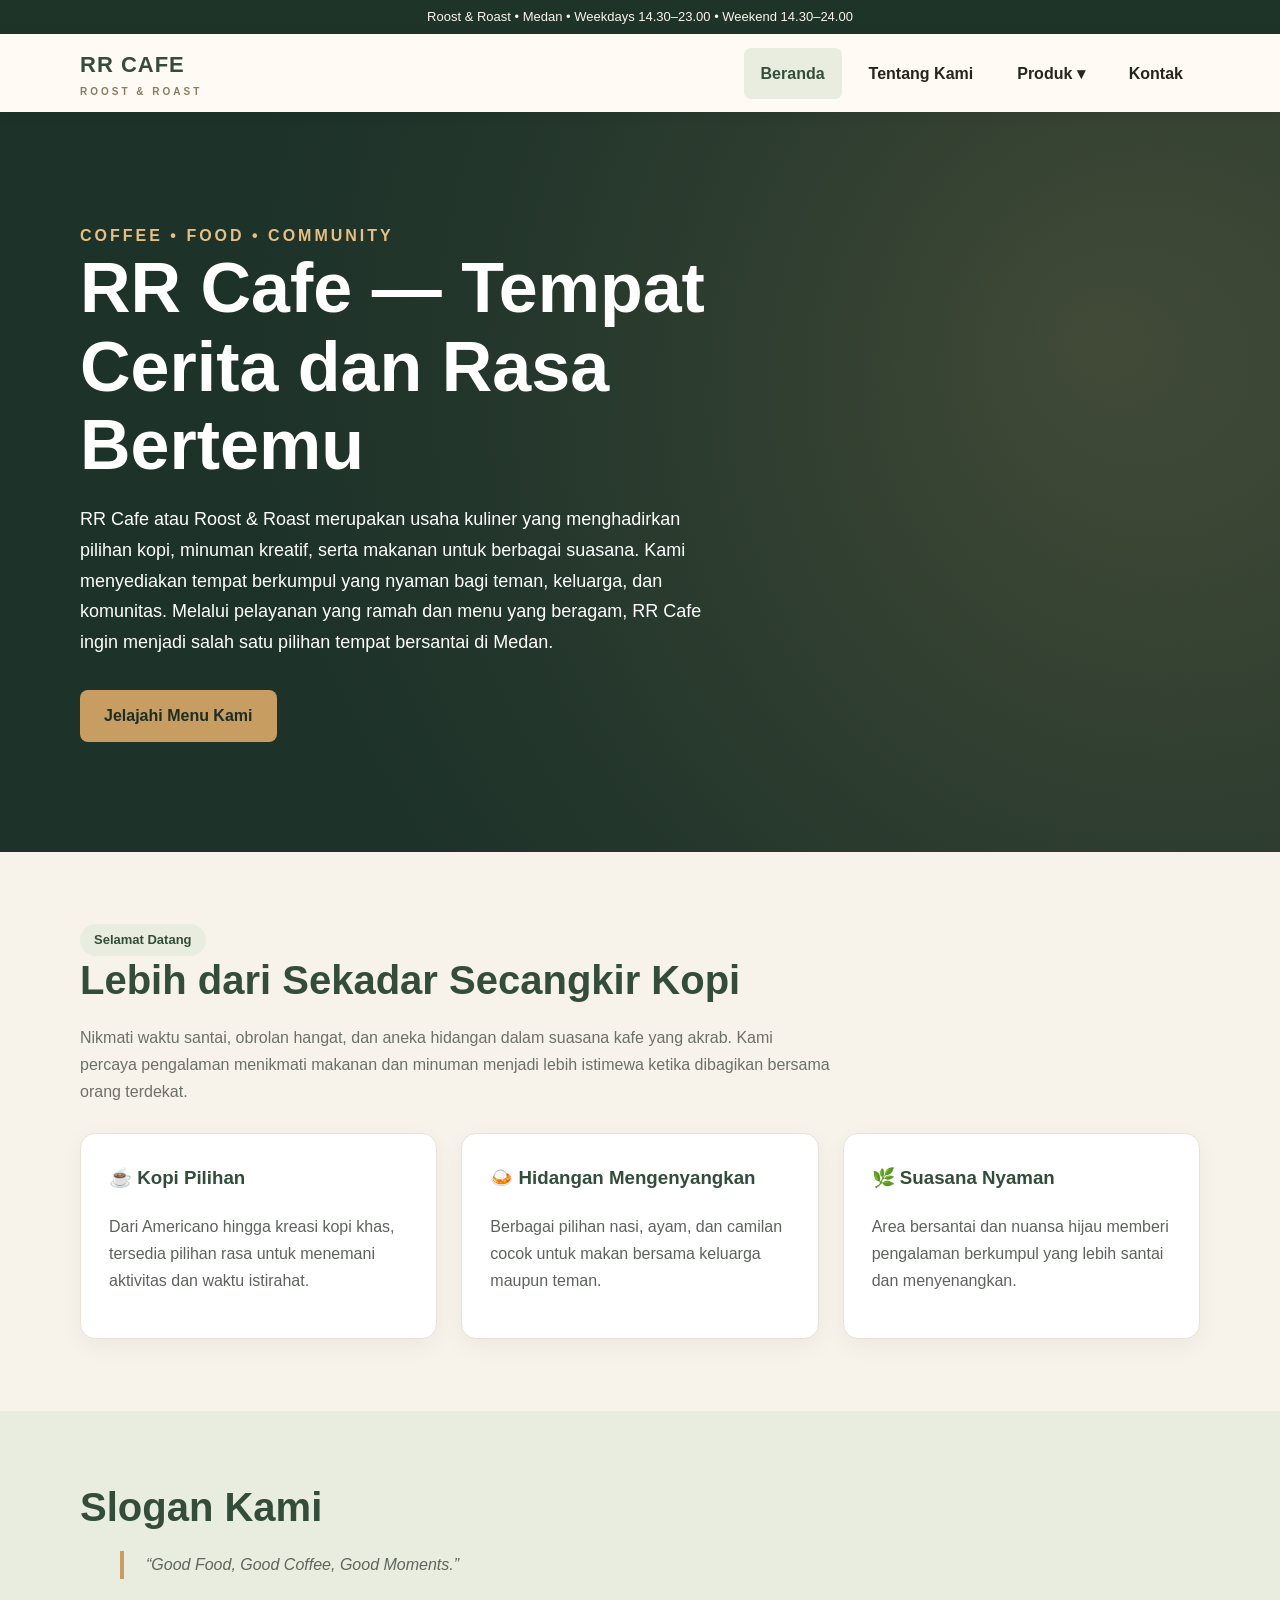
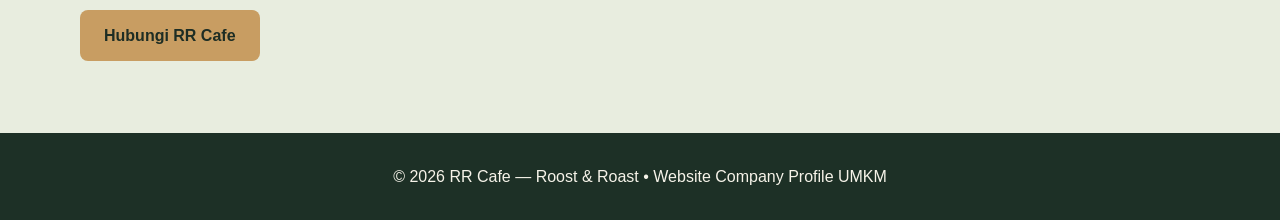
<file: index.html>
<!doctype html>
<html lang="id"><head><meta charset="utf-8"><meta name="viewport" content="width=device-width,initial-scale=1">
<title>Beranda | RR Cafe — Roost &amp; Roast</title><meta name="description" content="RR Cafe Roost &amp; Roast Medan. Tempat menikmati kopi, makanan, dan kebersamaan."><link rel="stylesheet" href="style.css"></head>
<body><div class="topbar">Roost &amp; Roast • Medan • Weekdays 14.30–23.00 • Weekend 14.30–24.00</div><header class="header"><nav class="container nav" aria-label="Navigasi utama">
<a class="brand" href="index.html">RR CAFE<small>ROOST &amp; ROAST</small></a>
<button class="hamburger" type="button" aria-label="Buka menu" aria-expanded="false" aria-controls="navlinks">☰</button>
<ul class="navlinks" id="navlinks"><li><a class="active" href="index.html">Beranda</a></li>
<li><a  href="about.html">Tentang Kami</a></li>
<li><a href="produk.html" class="submenu-toggle">Produk ▾</a>
<ul class="dropdown"><li><a href="produk.html#makanan">Produk Makanan</a></li><li><a href="produk.html#minuman">Produk Minuman</a></li></ul></li>
<li><a  href="kontak.html">Kontak</a></li></ul></nav></header><main><div class="hero"><div class="container"><div class="eyebrow">Coffee • Food • Community</div>
<h1>RR Cafe — Tempat Cerita dan Rasa Bertemu</h1>
<p>RR Cafe atau Roost &amp; Roast merupakan usaha kuliner yang menghadirkan pilihan kopi, minuman kreatif, serta makanan untuk berbagai suasana. Kami menyediakan tempat berkumpul yang nyaman bagi teman, keluarga, dan komunitas. Melalui pelayanan yang ramah dan menu yang beragam, RR Cafe ingin menjadi salah satu pilihan tempat bersantai di Medan.</p>
<a class="btn" href="produk.html">Jelajahi Menu Kami</a></div></div>
<section><div class="container"><span class="pill">Selamat Datang</span><h2>Lebih dari Sekadar Secangkir Kopi</h2><p class="lead">Nikmati waktu santai, obrolan hangat, dan aneka hidangan dalam suasana kafe yang akrab. Kami percaya pengalaman menikmati makanan dan minuman menjadi lebih istimewa ketika dibagikan bersama orang terdekat.</p>
<div class="grid"><article class="card"><h3>☕ Kopi Pilihan</h3><p>Dari Americano hingga kreasi kopi khas, tersedia pilihan rasa untuk menemani aktivitas dan waktu istirahat.</p></article>
<article class="card"><h3>🍛 Hidangan Mengenyangkan</h3><p>Berbagai pilihan nasi, ayam, dan camilan cocok untuk makan bersama keluarga maupun teman.</p></article>
<article class="card"><h3>🌿 Suasana Nyaman</h3><p>Area bersantai dan nuansa hijau memberi pengalaman berkumpul yang lebih santai dan menyenangkan.</p></article></div></div></section>
<section class="band"><div class="container"><h2>Slogan Kami</h2><blockquote>“Good Food, Good Coffee, Good Moments.”</blockquote><a class="btn" href="kontak.html">Hubungi RR Cafe</a></div></section></main>
<footer><div class="container">© 2026 RR Cafe — Roost &amp; Roast • Website Company Profile UMKM</div></footer>
<script src="main.js"></script></body></html>
</file>
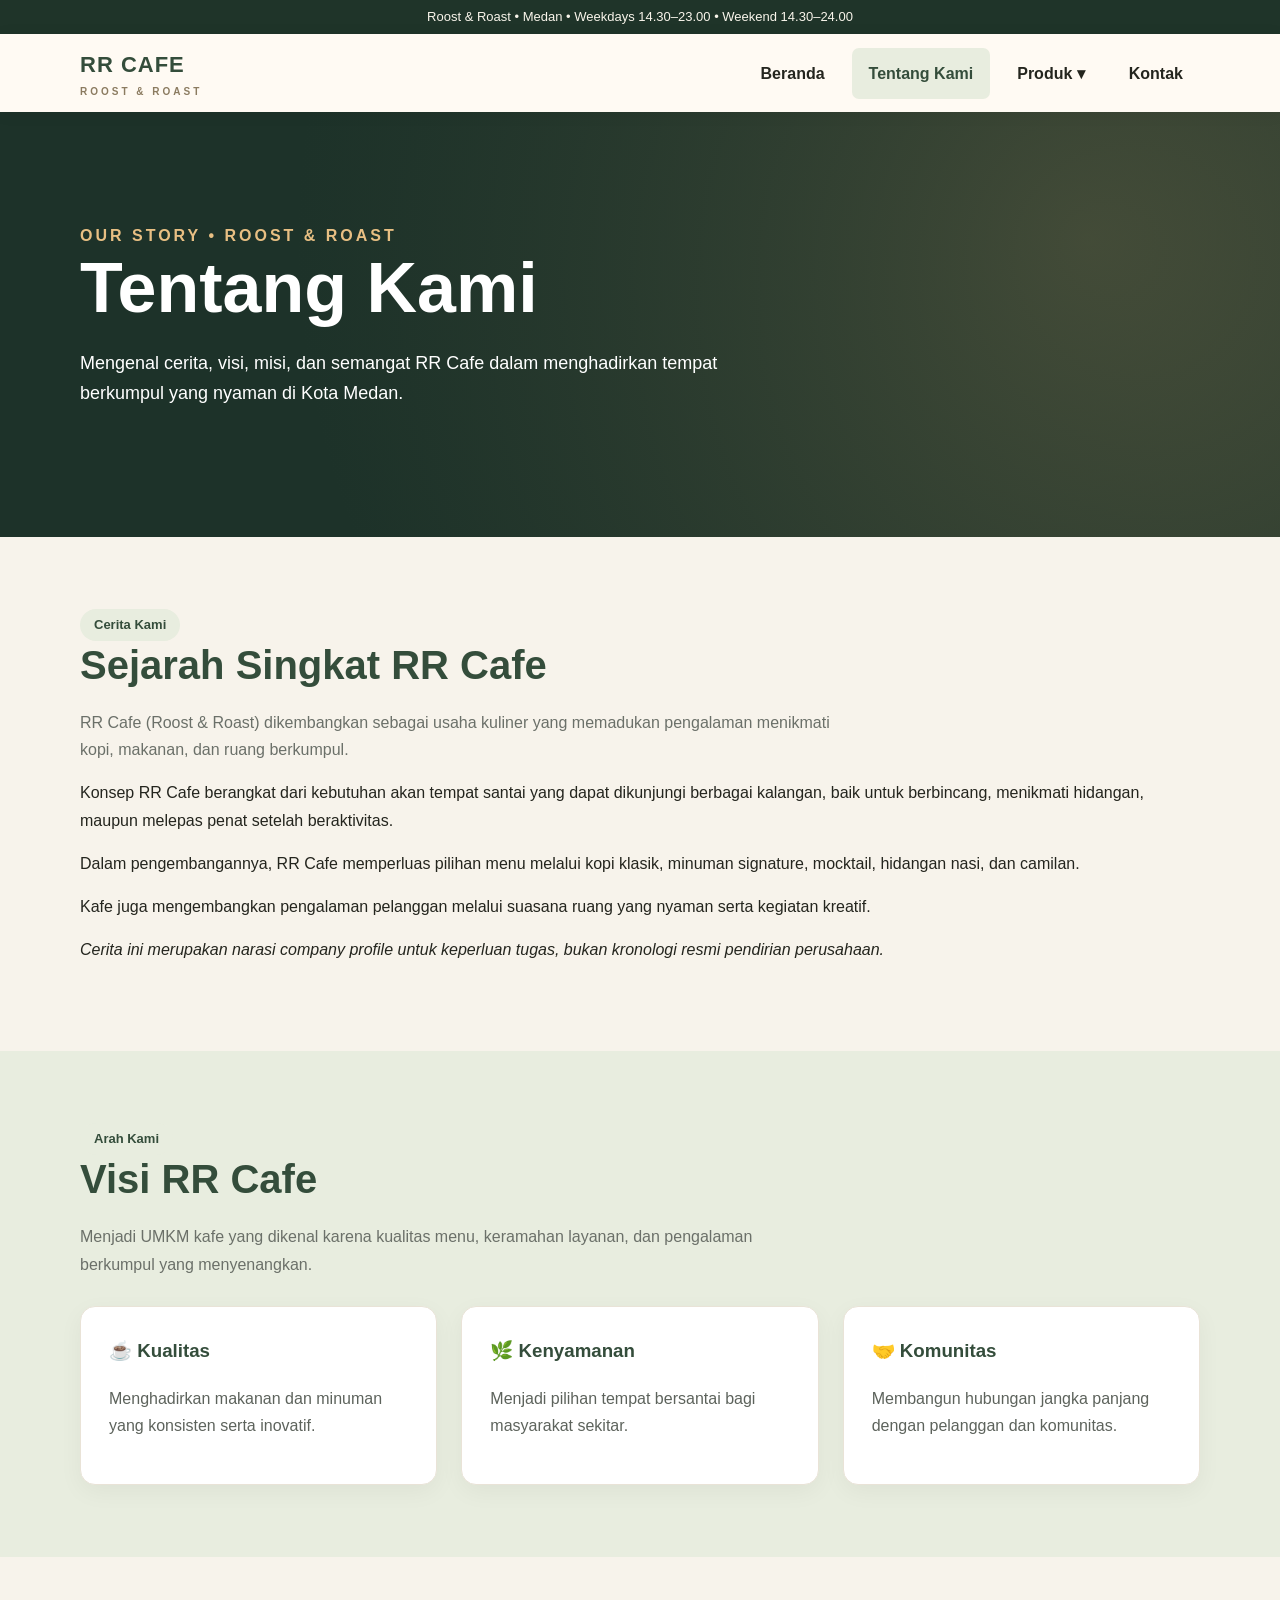
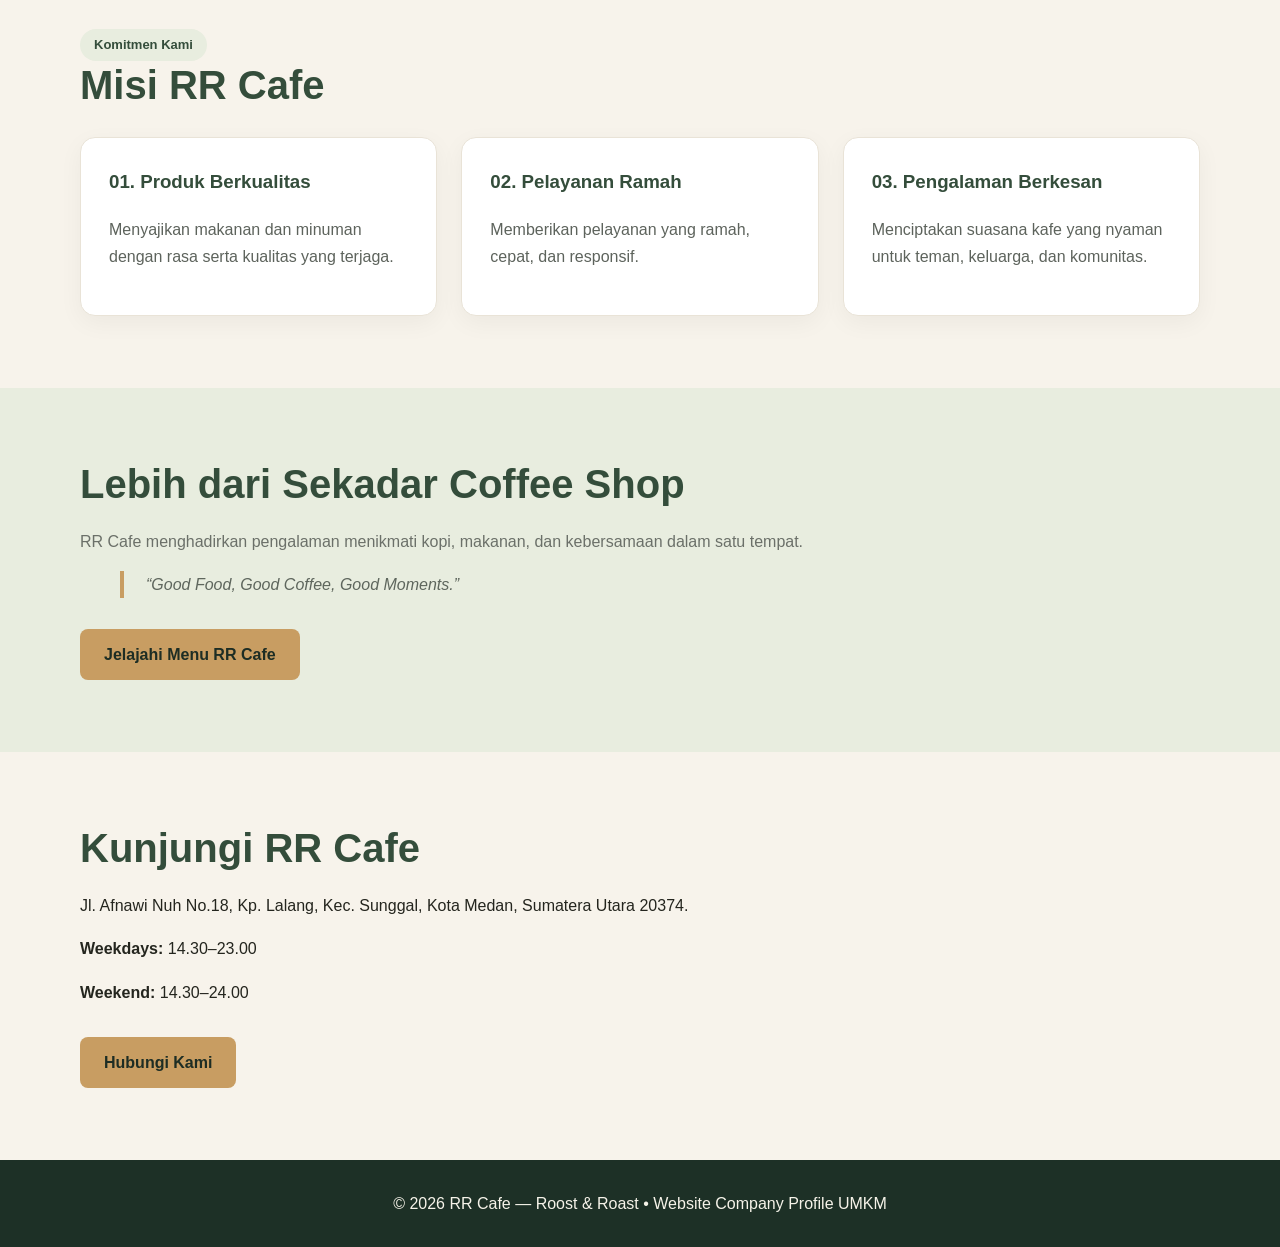
<file: about.html>
<!doctype html>
<html lang="id"><head><meta charset="utf-8"><meta name="viewport" content="width=device-width,initial-scale=1">
<title>Tentang Kami | RR Cafe — Roost &amp; Roast</title><meta name="description" content="Profil RR Cafe Roost &amp; Roast Medan, sejarah, visi, misi, dan konsep kafe."><link rel="stylesheet" href="style.css"></head>
<body><div class="topbar">Roost &amp; Roast • Medan • Weekdays 14.30–23.00 • Weekend 14.30–24.00</div><header class="header"><nav class="container nav" aria-label="Navigasi utama">
<a class="brand" href="index.html">RR CAFE<small>ROOST &amp; ROAST</small></a>
<button class="hamburger" type="button" aria-label="Buka menu" aria-expanded="false" aria-controls="navlinks">☰</button>
<ul class="navlinks" id="navlinks"><li><a  href="index.html">Beranda</a></li>
<li><a class="active" href="about.html">Tentang Kami</a></li>
<li><a href="produk.html" class="submenu-toggle">Produk ▾</a>
<ul class="dropdown"><li><a href="produk.html#makanan">Produk Makanan</a></li><li><a href="produk.html#minuman">Produk Minuman</a></li></ul></li>
<li><a  href="kontak.html">Kontak</a></li></ul></nav></header><main><div class="hero"><div class="container"><div class="eyebrow">OUR STORY • ROOST &amp; ROAST</div><h1>Tentang Kami</h1><p>Mengenal cerita, visi, misi, dan semangat RR Cafe dalam menghadirkan tempat berkumpul yang nyaman di Kota Medan.</p></div></div>
<section><div class="container"><span class="pill">Cerita Kami</span><h2>Sejarah Singkat RR Cafe</h2>
<p class="lead">RR Cafe (Roost &amp; Roast) dikembangkan sebagai usaha kuliner yang memadukan pengalaman menikmati kopi, makanan, dan ruang berkumpul.</p>
<p>Konsep RR Cafe berangkat dari kebutuhan akan tempat santai yang dapat dikunjungi berbagai kalangan, baik untuk berbincang, menikmati hidangan, maupun melepas penat setelah beraktivitas.</p>
<p>Dalam pengembangannya, RR Cafe memperluas pilihan menu melalui kopi klasik, minuman signature, mocktail, hidangan nasi, dan camilan.</p>
<p>Kafe juga mengembangkan pengalaman pelanggan melalui suasana ruang yang nyaman serta kegiatan kreatif.</p>
<p><em>Cerita ini merupakan narasi company profile untuk keperluan tugas, bukan kronologi resmi pendirian perusahaan.</em></p>
</div></section>
<section class="band"><div class="container"><span class="pill">Arah Kami</span><h2>Visi RR Cafe</h2><p class="lead">Menjadi UMKM kafe yang dikenal karena kualitas menu, keramahan layanan, dan pengalaman berkumpul yang menyenangkan.</p>
<div class="grid"><article class="card"><h3>☕ Kualitas</h3><p>Menghadirkan makanan dan minuman yang konsisten serta inovatif.</p></article>
<article class="card"><h3>🌿 Kenyamanan</h3><p>Menjadi pilihan tempat bersantai bagi masyarakat sekitar.</p></article>
<article class="card"><h3>🤝 Komunitas</h3><p>Membangun hubungan jangka panjang dengan pelanggan dan komunitas.</p></article></div></div></section>
<section><div class="container"><span class="pill">Komitmen Kami</span><h2>Misi RR Cafe</h2>
<div class="grid"><article class="card"><h3>01. Produk Berkualitas</h3><p>Menyajikan makanan dan minuman dengan rasa serta kualitas yang terjaga.</p></article>
<article class="card"><h3>02. Pelayanan Ramah</h3><p>Memberikan pelayanan yang ramah, cepat, dan responsif.</p></article>
<article class="card"><h3>03. Pengalaman Berkesan</h3><p>Menciptakan suasana kafe yang nyaman untuk teman, keluarga, dan komunitas.</p></article></div></div></section>
<section class="band"><div class="container"><h2>Lebih dari Sekadar Coffee Shop</h2><p class="lead">RR Cafe menghadirkan pengalaman menikmati kopi, makanan, dan kebersamaan dalam satu tempat.</p><blockquote>“Good Food, Good Coffee, Good Moments.”</blockquote><a class="btn" href="produk.html">Jelajahi Menu RR Cafe</a></div></section>
<section><div class="container"><h2>Kunjungi RR Cafe</h2><p>Jl. Afnawi Nuh No.18, Kp. Lalang, Kec. Sunggal, Kota Medan, Sumatera Utara 20374.</p><p><strong>Weekdays:</strong> 14.30–23.00</p><p><strong>Weekend:</strong> 14.30–24.00</p><a class="btn" href="kontak.html">Hubungi Kami</a></div></section></main>
<footer><div class="container">© 2026 RR Cafe — Roost &amp; Roast • Website Company Profile UMKM</div></footer>
<script src="main.js"></script></body></html>
</file>
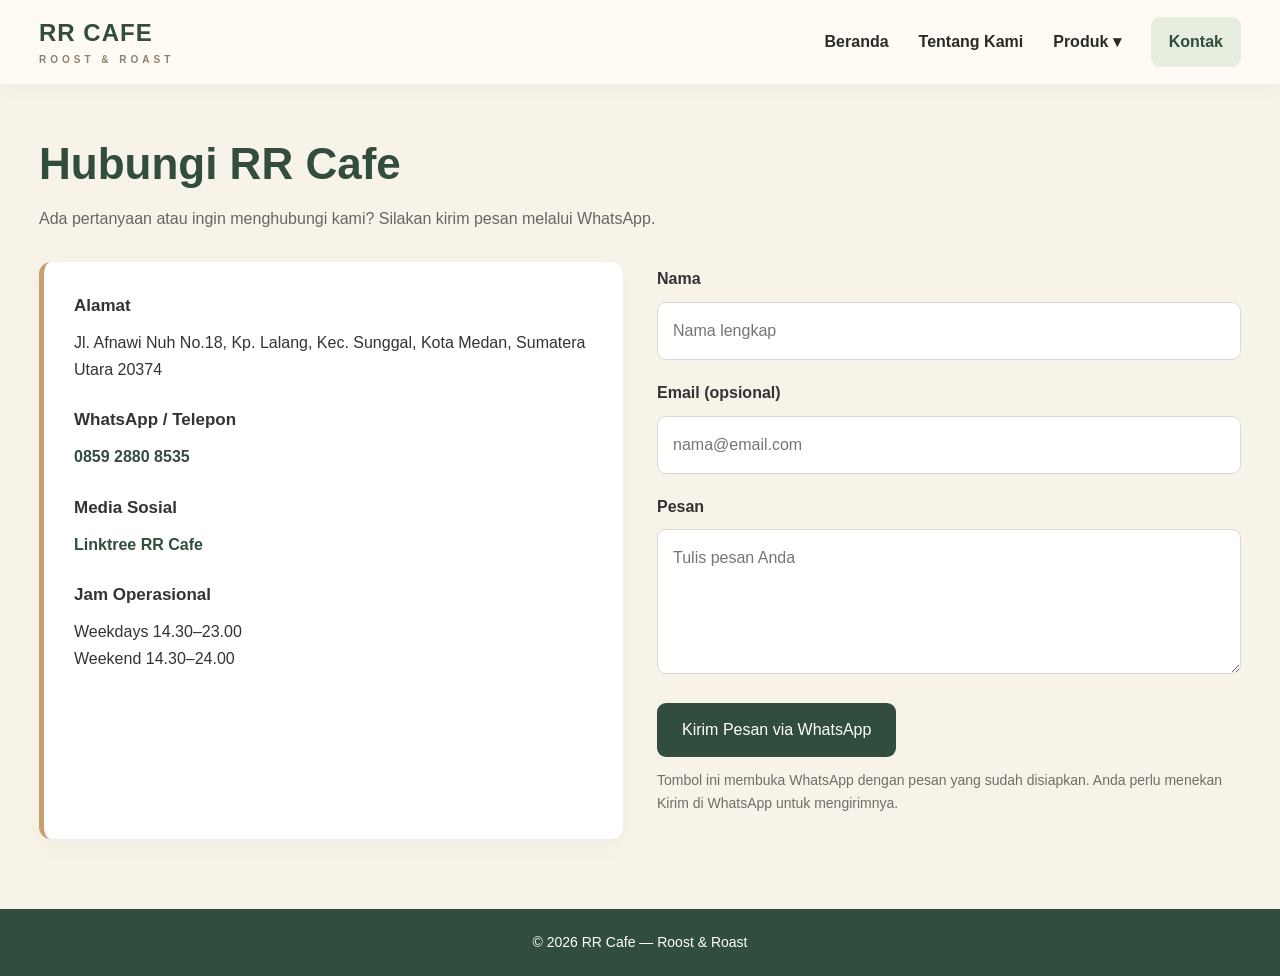
<file: kontak.html>
<!DOCTYPE html>
<html lang="id">
<head>
<meta charset="UTF-8"><meta name="viewport" content="width=device-width, initial-scale=1.0">
<title>Kontak | RR Cafe — Roost & Roast</title>
<link rel="stylesheet" href="style.css">
<style>
:root{--green:#304d3d;--cream:#f7f3e9;--gold:#c7a16b}*{box-sizing:border-box}body{margin:0;background:var(--cream);font-family:Arial,Helvetica,sans-serif;color:#333;line-height:1.65}header{background:#fffaf3;box-shadow:0 3px 18px #0000000b}nav{max-width:1250px;margin:auto;padding:17px 24px;display:flex;align-items:center;justify-content:space-between;gap:20px}.brand{text-decoration:none;color:var(--green);font-size:24px;font-weight:800;line-height:1.1}.brand small{display:block;color:#8c816c;font-size:10px;letter-spacing:4px;margin-top:8px}.links{display:flex;gap:30px;flex-wrap:wrap;align-items:center}.links a{color:#282c26;text-decoration:none;font-weight:bold}.links a.active{background:#e7eddf;color:var(--green);padding:12px 18px;border-radius:9px}main{max-width:1250px;margin:0 auto;padding:44px 24px 70px}h1{font-size:clamp(30px,4vw,44px);color:var(--green);margin:0 0 5px}.intro{margin:0 0 30px;color:#666}.columns{display:grid;grid-template-columns:1fr 1fr;gap:34px}.details{background:white;border-left:5px solid var(--gold);border-radius:12px;padding:30px;box-shadow:0 8px 25px #00000008}.details h3{font-size:17px;margin:0 0 10px}.details p{margin:0 0 23px}.details a{color:var(--green);font-weight:600;overflow-wrap:anywhere}.form-card{padding:4px 0}label{display:block;font-weight:bold;margin:0 0 9px}input,textarea{width:100%;border:1px solid #d8d9d4;border-radius:9px;padding:15px;font:inherit;background:white;margin-bottom:20px}textarea{min-height:145px;resize:vertical}button{background:var(--green);color:white;border:0;border-radius:9px;padding:14px 25px;font:inherit;cursor:pointer}button:hover{background:#233b2e}.note{color:#6c7068;font-size:14px;margin:12px 0 20px}footer{background:var(--green);color:#fff;text-align:center;padding:22px;font-size:14px}@media(max-width:720px){nav{align-items:flex-start;flex-direction:column}.links{gap:12px}.links a{font-size:14px}.columns{grid-template-columns:1fr}main{padding-top:28px}.details{padding:22px}}
</style>
</head>
<body>
<header><nav><a class="brand" href="index.html">RR CAFE<small>ROOST &amp; ROAST</small></a><div class="links"><a href="index.html">Beranda</a><a href="about.html">Tentang Kami</a><a href="produk.html">Produk ▾</a><a href="kontak.html" class="active">Kontak</a></div></nav></header>
<main><h1>Hubungi RR Cafe</h1><p class="intro">Ada pertanyaan atau ingin menghubungi kami? Silakan kirim pesan melalui WhatsApp.</p>
<div class="columns"><section class="details"><h3>Alamat</h3><p>Jl. Afnawi Nuh No.18, Kp. Lalang, Kec. Sunggal, Kota Medan, Sumatera Utara 20374</p><h3>WhatsApp / Telepon</h3><p><a href="https://wa.me/6285928808535" target="_blank" rel="noopener">0859 2880 8535</a></p><h3>Media Sosial</h3><p><a href="https://linktr.ee/roostandroast26" target="_blank" rel="noopener">Linktree RR Cafe</a></p><h3>Jam Operasional</h3><p>Weekdays 14.30–23.00<br>Weekend 14.30–24.00</p></section>
<section class="form-card"><form id="contactForm"><label for="nama">Nama</label><input id="nama" name="nama" placeholder="Nama lengkap" required maxlength="100"><label for="email">Email (opsional)</label><input id="email" name="email" type="email" placeholder="nama@email.com"><label for="pesan">Pesan</label><textarea id="pesan" name="pesan" placeholder="Tulis pesan Anda" required maxlength="2000"></textarea><button type="submit">Kirim Pesan via WhatsApp</button><p class="note">Tombol ini membuka WhatsApp dengan pesan yang sudah disiapkan. Anda perlu menekan Kirim di WhatsApp untuk mengirimnya.</p></form></section></div></main>
<footer>© 2026 RR Cafe — Roost &amp; Roast</footer>
<script>document.getElementById('contactForm').addEventListener('submit',function(e){e.preventDefault();if(!this.reportValidity())return;const nama=document.getElementById('nama').value.trim(),email=document.getElementById('email').value.trim(),pesan=document.getElementById('pesan').value.trim();if(!nama||!pesan)return;const text='Halo RR Cafe, saya '+nama+'.'+(email?'\nEmail: '+email:'')+'\n\n'+pesan;window.location.href='https://wa.me/6285928808535?text='+encodeURIComponent(text);});</script>
</body></html>
</file>
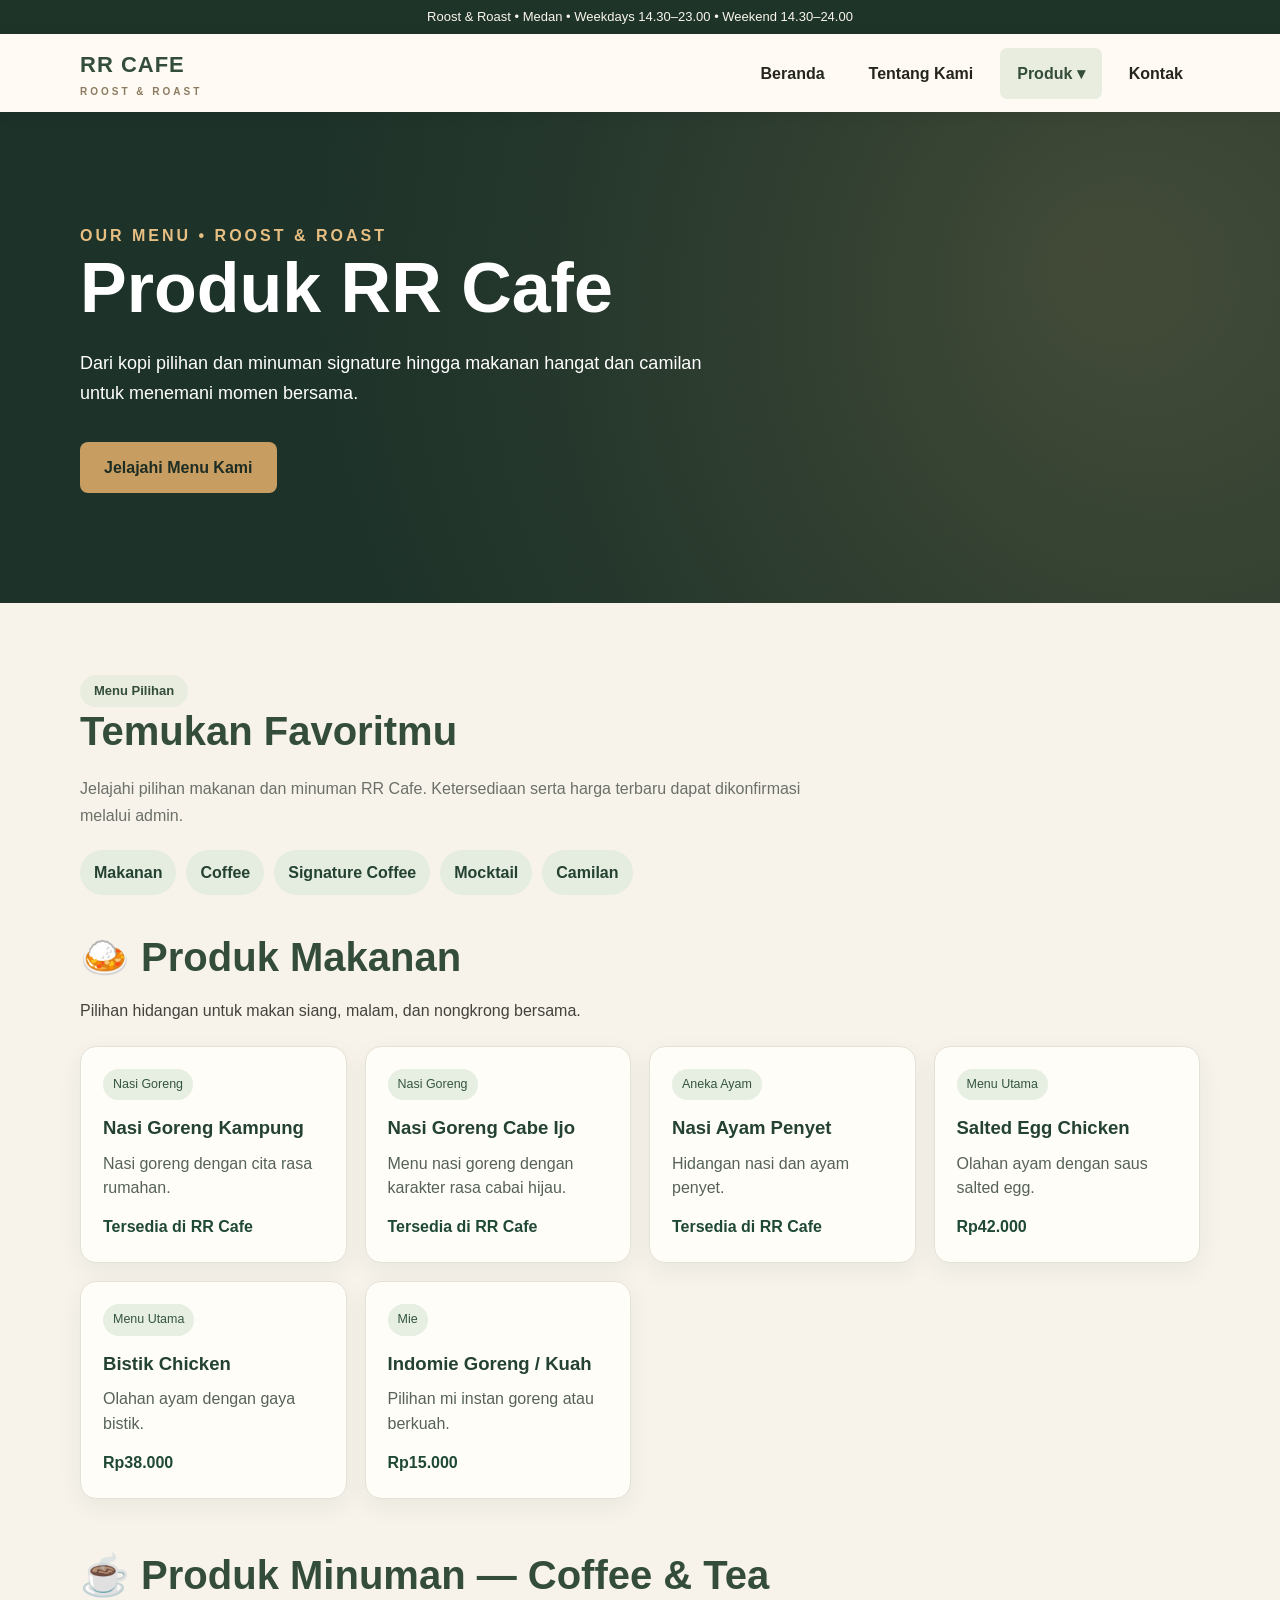
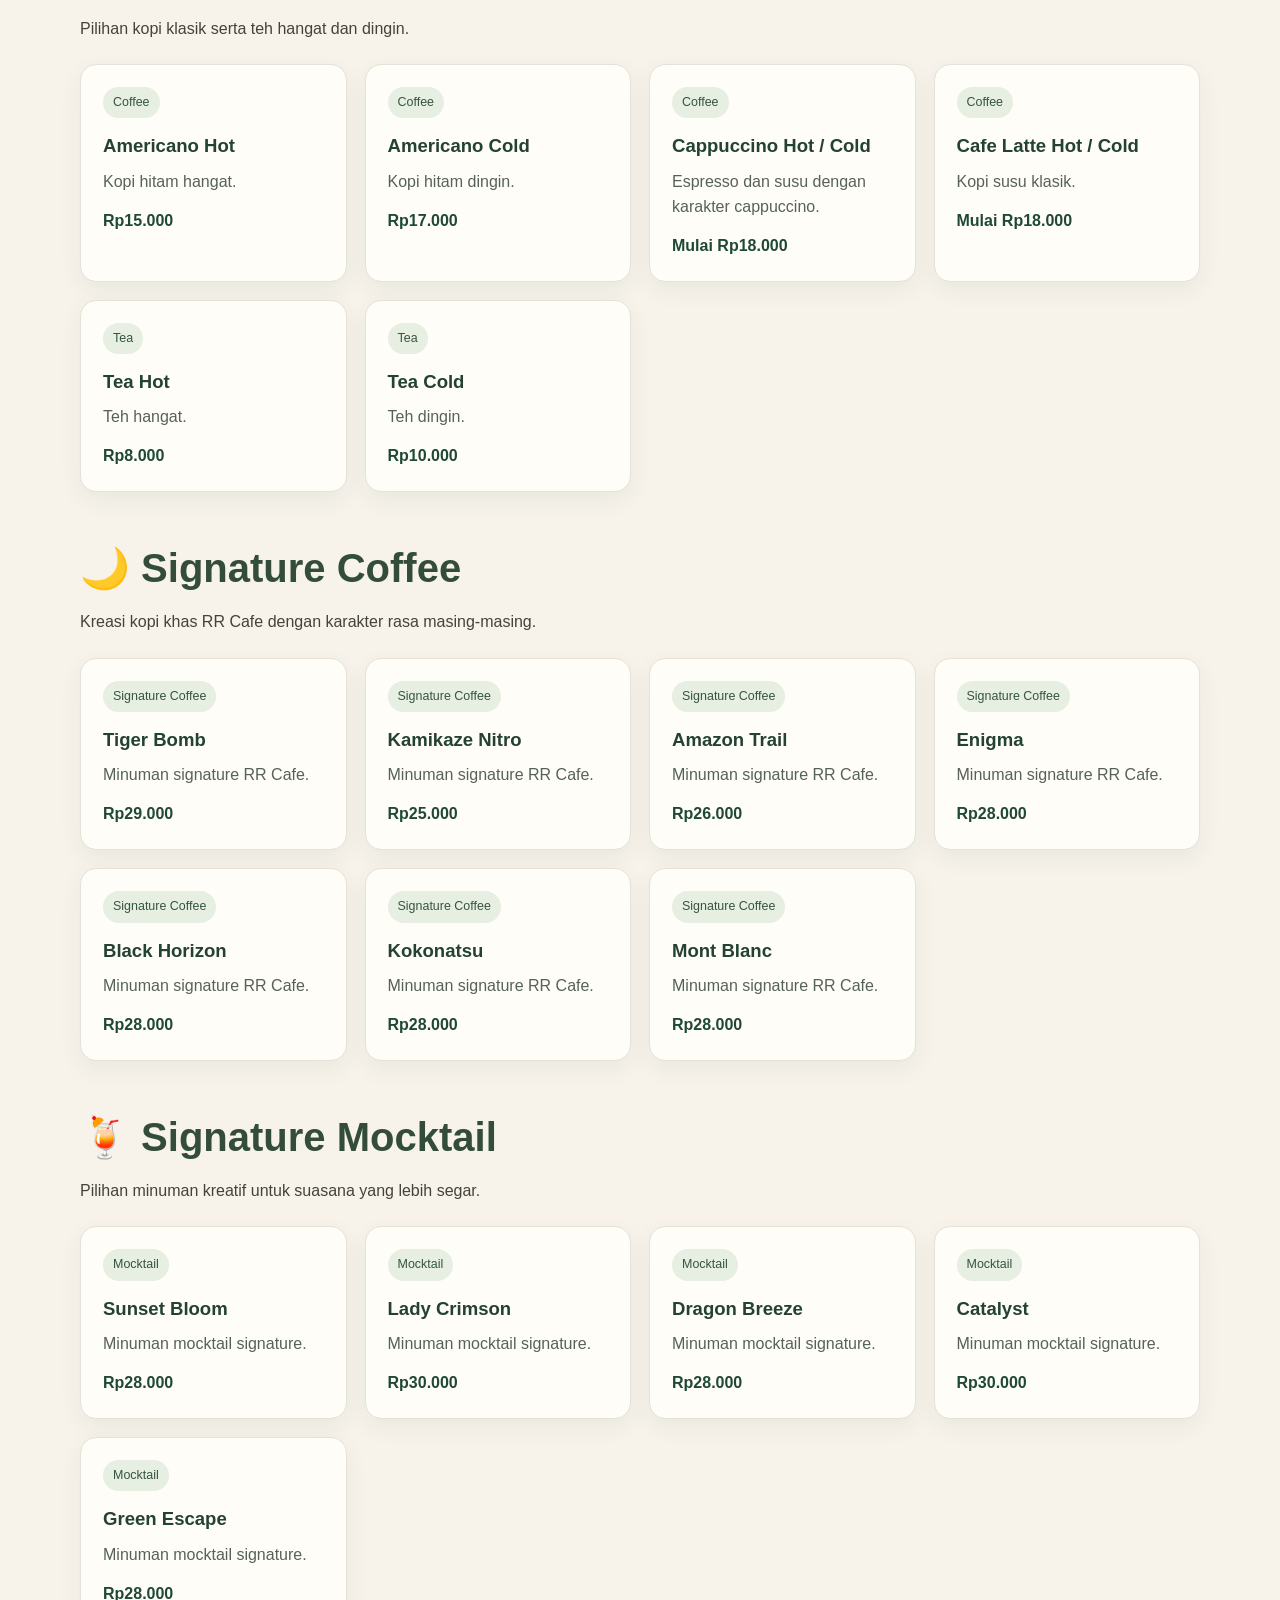
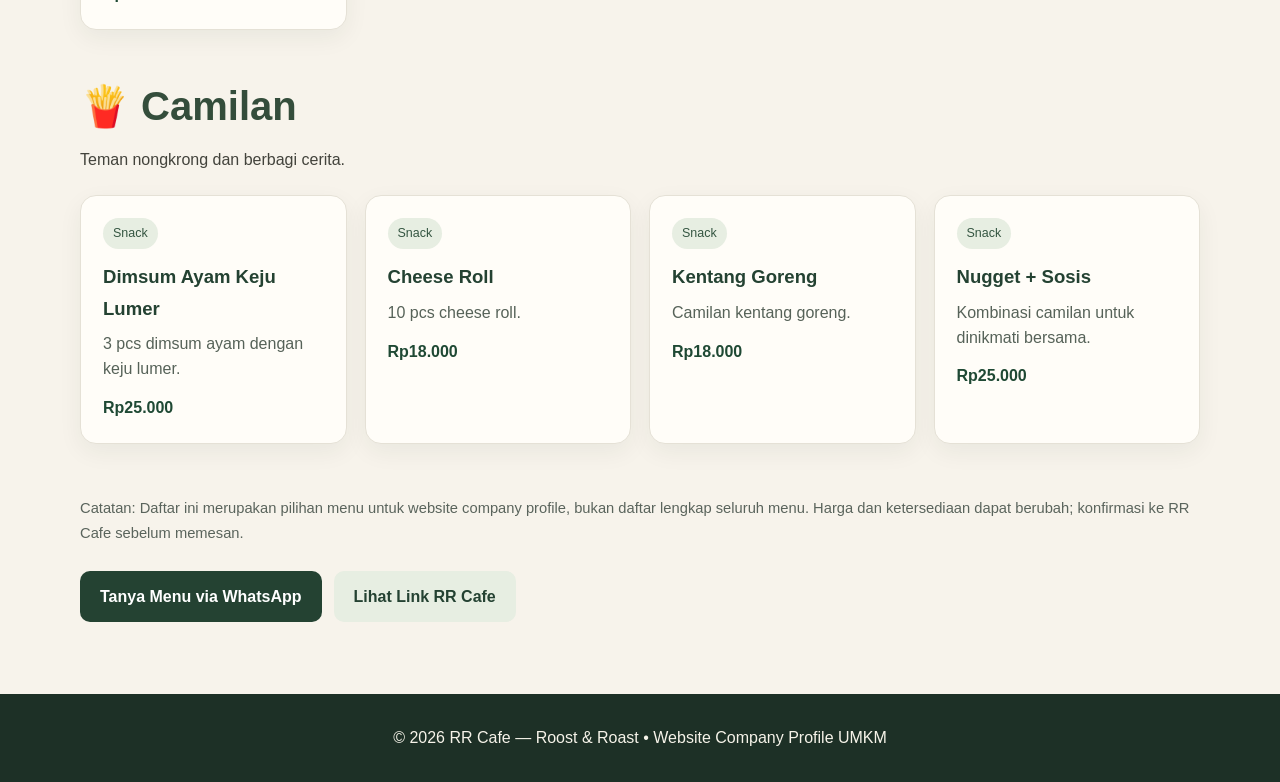
<file: produk.html>
<!DOCTYPE html>
<html lang="id">
<head>
  <meta charset="UTF-8">
  <meta name="viewport" content="width=device-width, initial-scale=1.0">
  <meta name="description" content="Pilihan menu makanan dan minuman RR Cafe Roost & Roast Medan.">
  <title>Produk | RR Cafe — Roost & Roast</title>
  <link rel="stylesheet" href="style.css">
  <style>
    .menu-intro{max-width:850px}.menu-group{margin:38px 0 52px;scroll-margin-top:110px}.menu-group h2{margin-bottom:10px}.menu-subtitle{margin-bottom:22px;opacity:.85}.menu-grid{display:grid;grid-template-columns:repeat(auto-fit,minmax(220px,1fr));gap:18px}.menu-card{background:#fffdf8;border:1px solid #e5e1d6;border-radius:16px;padding:22px;box-shadow:0 8px 24px rgba(22,47,34,.06);color:#243e31}.menu-card h3{margin:0 0 8px;font-size:1.16rem;color:#244232}.menu-card p{margin:0 0 12px;line-height:1.55;color:#566258}.menu-price{font-weight:800;color:#1f4934}.menu-tag{display:inline-block;padding:5px 10px;background:#e7eee2;color:#345541;border-radius:20px;font-size:.78rem;margin-bottom:12px}.menu-note{font-size:.92rem;color:#5a645c}.menu-jump{display:flex;gap:10px;flex-wrap:wrap;margin:20px 0}.menu-jump a{display:inline-block;background:#e5ece0;color:#244232;padding:9px 14px;border-radius:999px;text-decoration:none;font-weight:600}.menu-jump a:hover{background:#d3dfcc}.menu-actions{display:flex;gap:12px;flex-wrap:wrap;margin-top:25px}.menu-actions a{display:inline-block;padding:12px 20px;border-radius:10px;background:#244232;color:white;text-decoration:none;font-weight:700}.menu-actions a.secondary{background:#e7eee2;color:#244232}@media(max-width:600px){.menu-grid{grid-template-columns:1fr}.menu-card{padding:18px}}
  </style>
</head>
<body>
  <div class="topbar">Roost &amp; Roast • Medan • Weekdays 14.30–23.00 • Weekend 14.30–24.00</div>
  <header class="header">
    <nav class="container nav" aria-label="Navigasi utama">
      <a class="brand" href="index.html">RR CAFE<small>ROOST &amp; ROAST</small></a>
      <button class="hamburger" aria-label="Buka menu" aria-expanded="false">☰</button>
      <ul class="navlinks">
        <li><a href="index.html">Beranda</a></li>
        <li><a href="about.html">Tentang Kami</a></li>
        <li><a class="active submenu-toggle" href="produk.html">Produk ▾</a>
          <ul class="dropdown">
            <li><a href="produk.html#makanan">Produk Makanan</a></li>
            <li><a href="produk.html#minuman">Produk Minuman</a></li>
          </ul>
        </li>
        <li><a href="kontak.html">Kontak</a></li>
      </ul>
    </nav>
  </header>
  <main>
    <div class="hero"><div class="container"><div class="eyebrow">OUR MENU • ROOST &amp; ROAST</div><h1>Produk RR Cafe</h1><p class="menu-intro">Dari kopi pilihan dan minuman signature hingga makanan hangat dan camilan untuk menemani momen bersama.</p><a class="btn" href="#makanan">Jelajahi Menu Kami</a></div></div>
    <section><div class="container">
      <span class="pill">Menu Pilihan</span><h2>Temukan Favoritmu</h2>
      <p class="lead">Jelajahi pilihan makanan dan minuman RR Cafe. Ketersediaan serta harga terbaru dapat dikonfirmasi melalui admin.</p>
      <div class="menu-jump"><a href="#makanan">Makanan</a><a href="#minuman">Coffee</a><a href="#signature">Signature Coffee</a><a href="#mocktail">Mocktail</a><a href="#camilan">Camilan</a></div>
      <div class="menu-group" id="makanan"><h2>🍛 Produk Makanan</h2><p class="menu-subtitle">Pilihan hidangan untuk makan siang, malam, dan nongkrong bersama.</p><div class="menu-grid">
        <article class="menu-card"><span class="menu-tag">Nasi Goreng</span><h3>Nasi Goreng Kampung</h3><p>Nasi goreng dengan cita rasa rumahan.</p><span class="menu-price">Tersedia di RR Cafe</span></article>
        <article class="menu-card"><span class="menu-tag">Nasi Goreng</span><h3>Nasi Goreng Cabe Ijo</h3><p>Menu nasi goreng dengan karakter rasa cabai hijau.</p><span class="menu-price">Tersedia di RR Cafe</span></article>
        <article class="menu-card"><span class="menu-tag">Aneka Ayam</span><h3>Nasi Ayam Penyet</h3><p>Hidangan nasi dan ayam penyet.</p><span class="menu-price">Tersedia di RR Cafe</span></article>
        <article class="menu-card"><span class="menu-tag">Menu Utama</span><h3>Salted Egg Chicken</h3><p>Olahan ayam dengan saus salted egg.</p><span class="menu-price">Rp42.000</span></article>
        <article class="menu-card"><span class="menu-tag">Menu Utama</span><h3>Bistik Chicken</h3><p>Olahan ayam dengan gaya bistik.</p><span class="menu-price">Rp38.000</span></article>
        <article class="menu-card"><span class="menu-tag">Mie</span><h3>Indomie Goreng / Kuah</h3><p>Pilihan mi instan goreng atau berkuah.</p><span class="menu-price">Rp15.000</span></article>
      </div></div>
      <div class="menu-group" id="minuman"><h2>☕ Produk Minuman — Coffee &amp; Tea</h2><p class="menu-subtitle">Pilihan kopi klasik serta teh hangat dan dingin.</p><div class="menu-grid">
        <article class="menu-card"><span class="menu-tag">Coffee</span><h3>Americano Hot</h3><p>Kopi hitam hangat.</p><span class="menu-price">Rp15.000</span></article>
        <article class="menu-card"><span class="menu-tag">Coffee</span><h3>Americano Cold</h3><p>Kopi hitam dingin.</p><span class="menu-price">Rp17.000</span></article>
        <article class="menu-card"><span class="menu-tag">Coffee</span><h3>Cappuccino Hot / Cold</h3><p>Espresso dan susu dengan karakter cappuccino.</p><span class="menu-price">Mulai Rp18.000</span></article>
        <article class="menu-card"><span class="menu-tag">Coffee</span><h3>Cafe Latte Hot / Cold</h3><p>Kopi susu klasik.</p><span class="menu-price">Mulai Rp18.000</span></article>
        <article class="menu-card"><span class="menu-tag">Tea</span><h3>Tea Hot</h3><p>Teh hangat.</p><span class="menu-price">Rp8.000</span></article>
        <article class="menu-card"><span class="menu-tag">Tea</span><h3>Tea Cold</h3><p>Teh dingin.</p><span class="menu-price">Rp10.000</span></article>
      </div></div>
      <div class="menu-group" id="signature"><h2>🌙 Signature Coffee</h2><p class="menu-subtitle">Kreasi kopi khas RR Cafe dengan karakter rasa masing-masing.</p><div class="menu-grid">
        <article class="menu-card"><span class="menu-tag">Signature Coffee</span><h3>Tiger Bomb</h3><p>Minuman signature RR Cafe.</p><span class="menu-price">Rp29.000</span></article>
        <article class="menu-card"><span class="menu-tag">Signature Coffee</span><h3>Kamikaze Nitro</h3><p>Minuman signature RR Cafe.</p><span class="menu-price">Rp25.000</span></article>
        <article class="menu-card"><span class="menu-tag">Signature Coffee</span><h3>Amazon Trail</h3><p>Minuman signature RR Cafe.</p><span class="menu-price">Rp26.000</span></article>
        <article class="menu-card"><span class="menu-tag">Signature Coffee</span><h3>Enigma</h3><p>Minuman signature RR Cafe.</p><span class="menu-price">Rp28.000</span></article>
        <article class="menu-card"><span class="menu-tag">Signature Coffee</span><h3>Black Horizon</h3><p>Minuman signature RR Cafe.</p><span class="menu-price">Rp28.000</span></article>
        <article class="menu-card"><span class="menu-tag">Signature Coffee</span><h3>Kokonatsu</h3><p>Minuman signature RR Cafe.</p><span class="menu-price">Rp28.000</span></article>
        <article class="menu-card"><span class="menu-tag">Signature Coffee</span><h3>Mont Blanc</h3><p>Minuman signature RR Cafe.</p><span class="menu-price">Rp28.000</span></article>
      </div></div>
      <div class="menu-group" id="mocktail"><h2>🍹 Signature Mocktail</h2><p class="menu-subtitle">Pilihan minuman kreatif untuk suasana yang lebih segar.</p><div class="menu-grid">
        <article class="menu-card"><span class="menu-tag">Mocktail</span><h3>Sunset Bloom</h3><p>Minuman mocktail signature.</p><span class="menu-price">Rp28.000</span></article>
        <article class="menu-card"><span class="menu-tag">Mocktail</span><h3>Lady Crimson</h3><p>Minuman mocktail signature.</p><span class="menu-price">Rp30.000</span></article>
        <article class="menu-card"><span class="menu-tag">Mocktail</span><h3>Dragon Breeze</h3><p>Minuman mocktail signature.</p><span class="menu-price">Rp28.000</span></article>
        <article class="menu-card"><span class="menu-tag">Mocktail</span><h3>Catalyst</h3><p>Minuman mocktail signature.</p><span class="menu-price">Rp30.000</span></article>
        <article class="menu-card"><span class="menu-tag">Mocktail</span><h3>Green Escape</h3><p>Minuman mocktail signature.</p><span class="menu-price">Rp28.000</span></article>
      </div></div>
      <div class="menu-group" id="camilan"><h2>🍟 Camilan</h2><p class="menu-subtitle">Teman nongkrong dan berbagi cerita.</p><div class="menu-grid">
        <article class="menu-card"><span class="menu-tag">Snack</span><h3>Dimsum Ayam Keju Lumer</h3><p>3 pcs dimsum ayam dengan keju lumer.</p><span class="menu-price">Rp25.000</span></article>
        <article class="menu-card"><span class="menu-tag">Snack</span><h3>Cheese Roll</h3><p>10 pcs cheese roll.</p><span class="menu-price">Rp18.000</span></article>
        <article class="menu-card"><span class="menu-tag">Snack</span><h3>Kentang Goreng</h3><p>Camilan kentang goreng.</p><span class="menu-price">Rp18.000</span></article>
        <article class="menu-card"><span class="menu-tag">Snack</span><h3>Nugget + Sosis</h3><p>Kombinasi camilan untuk dinikmati bersama.</p><span class="menu-price">Rp25.000</span></article>
      </div></div>
      <p class="menu-note">Catatan: Daftar ini merupakan pilihan menu untuk website company profile, bukan daftar lengkap seluruh menu. Harga dan ketersediaan dapat berubah; konfirmasi ke RR Cafe sebelum memesan.</p>
      <div class="menu-actions"><a href="https://wa.me/6285928808535" target="_blank" rel="noopener noreferrer">Tanya Menu via WhatsApp</a><a class="secondary" href="https://linktr.ee/roostandroast26" target="_blank" rel="noopener noreferrer">Lihat Link RR Cafe</a></div>
    </div></section>
  </main>
  <footer><div class="container">© 2026 RR Cafe — Roost &amp; Roast • Website Company Profile UMKM</div></footer>
  <script src="main.js"></script>
</body>
</html>
</file>
<file: style.css>
:root{--bg:#f7f3eb;--ink:#24251e;--green:#344d3b;--gold:#c89d62;--muted:#6b7069}
*{box-sizing:border-box}html{scroll-behavior:smooth}body{margin:0;font-family:Arial,Helvetica,sans-serif;background:var(--bg);color:var(--ink);line-height:1.7}
a{color:inherit;text-decoration:none}.container{width:min(1120px,90%);margin:auto}
.topbar{background:#1f3429;color:#f9f5eb;padding:6px 10px;font-size:13px;text-align:center}
.header{background:#fffaf3;position:sticky;top:0;z-index:10;box-shadow:0 2px 15px #0001}
.nav{display:flex;align-items:center;justify-content:space-between;min-height:78px}
.brand{font-size:22px;font-weight:800;letter-spacing:1px;color:var(--green)}.brand small{display:block;font-size:10px;letter-spacing:3px;color:#8b7b60}
.navlinks{display:flex;gap:10px;align-items:center;list-style:none;margin:0;padding:0}.navlinks>li{position:relative}
.navlinks a{display:block;padding:12px 17px;font-weight:600;border-radius:7px}.navlinks a:hover,.navlinks a.active{background:#e8eddf;color:var(--green)}
.dropdown{display:none;position:absolute;top:100%;left:0;min-width:195px;background:white;box-shadow:0 10px 30px #0002;list-style:none;padding:7px;margin:0;border-radius:9px}
.navlinks li:hover>.dropdown,.navlinks li:focus-within>.dropdown{display:block}
.hamburger{display:none;border:0;background:var(--green);color:white;font-size:25px;padding:7px 13px;border-radius:7px;cursor:pointer}
.hero{background:linear-gradient(115deg,#1d3229ed,#1d3229bb),radial-gradient(circle at 85% 30%,#c7a36b 0%,#1d3229 70%);color:white;padding:110px 0}
.hero h1{font-size:clamp(36px,6vw,70px);line-height:1.12;max-width:750px;margin:0 0 20px}.hero p{max-width:650px;font-size:18px}
.eyebrow{color:#e8bf83;font-weight:800;letter-spacing:3px;text-transform:uppercase}
.btn{display:inline-block;background:var(--gold);color:#1d2d24;font-weight:800;padding:12px 24px;border-radius:8px;margin-top:15px}.btn:hover{filter:brightness(.95)}
section{padding:72px 0}h2{font-size:clamp(28px,4vw,40px);color:var(--green);line-height:1.2;margin:0 0 20px}
.lead{max-width:750px;color:var(--muted)}.grid{display:grid;grid-template-columns:repeat(3,1fr);gap:24px;margin-top:28px}
.card{background:#fff;border-radius:15px;padding:28px;box-shadow:0 7px 25px #0000000c;border:1px solid #e9e3d7}.card h3{margin-top:0;color:var(--green)}.card p{color:#5d635c}
.price{font-size:19px;color:#865c29;font-weight:800}.band{background:#e8eddf}.two{display:grid;grid-template-columns:1fr 1fr;gap:35px}.list li{margin-bottom:8px}
.pagehero{background:#244033;color:white;padding:65px 0}.pagehero h1{font-size:45px;margin:0}.pagehero p{max-width:680px}.pagehero h1,.pagehero p{color:white}
.info{padding:22px;background:#fff;border-left:4px solid var(--gold);border-radius:8px;margin-top:20px}
.contact-grid{display:grid;grid-template-columns:1fr 1fr;gap:30px}label{display:block;font-weight:700;margin:14px 0 5px}
input,textarea{width:100%;padding:12px;border:1px solid #cbd2c7;border-radius:8px;font:inherit}textarea{min-height:120px}
button.submit{border:0;background:var(--green);color:white;padding:12px 25px;border-radius:8px;margin-top:15px;cursor:pointer}
footer{background:#1d3026;color:#f6f3e9;padding:30px 0;text-align:center}footer a{text-decoration:underline}
.pill{display:inline-block;background:#e8eddf;color:#344d3b;border-radius:30px;padding:5px 14px;font-weight:bold;font-size:13px}
blockquote{border-left:4px solid var(--gold);padding-left:22px;font-style:italic;color:#5e665d}
@media(max-width:760px){.hamburger{display:block}.nav{flex-wrap:wrap}.navlinks{display:none;flex-direction:column;width:100%;align-items:stretch;padding-bottom:14px}.navlinks.open{display:flex}.navlinks a{padding:10px 14px}.dropdown{position:static;display:none;box-shadow:none;background:#f0f2e9;margin-left:14px}.navlinks li.open>.dropdown{display:block}.grid,.two,.contact-grid{grid-template-columns:1fr}.hero{padding:70px 0}section{padding:48px 0}.pagehero h1{font-size:36px}}
</file>
